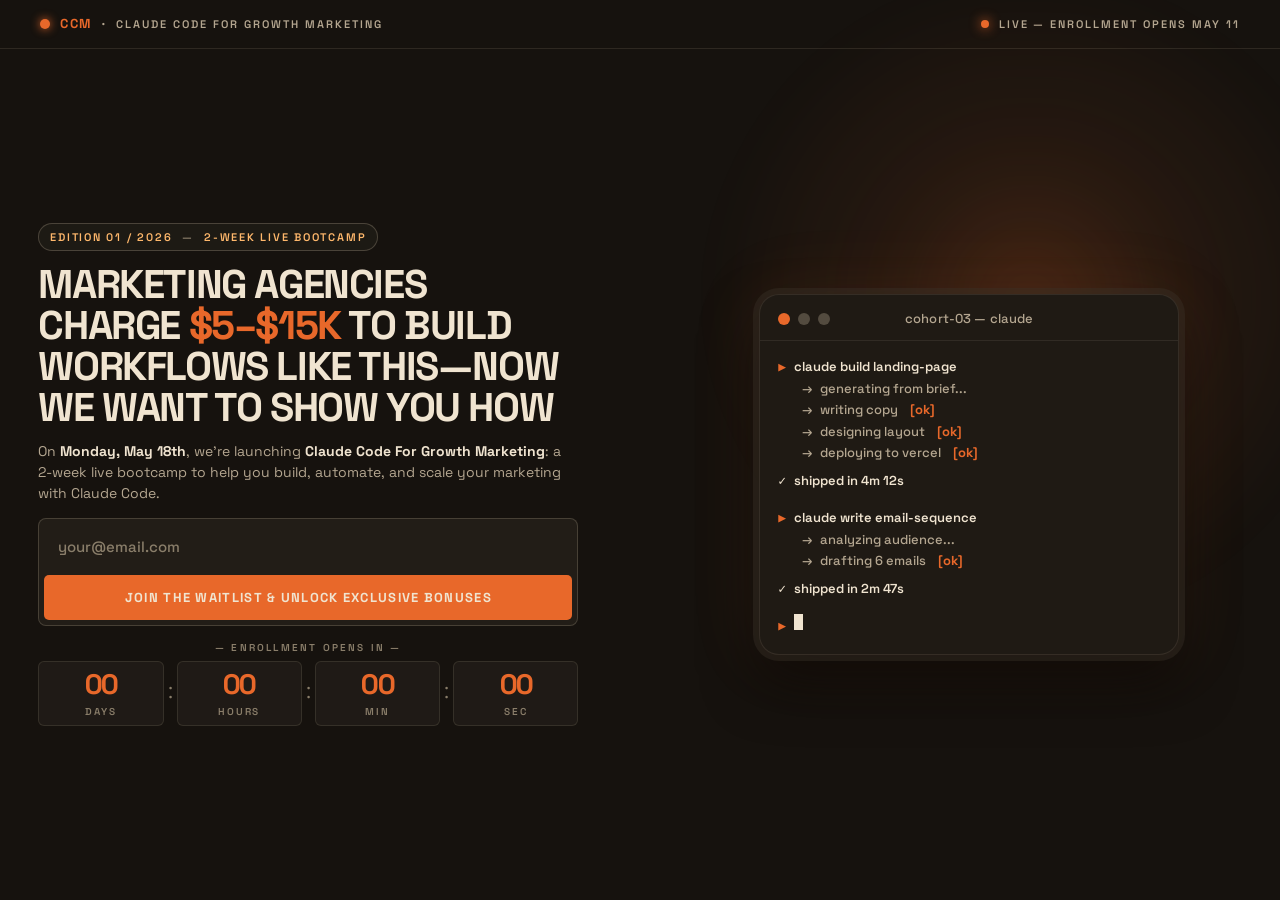
<file: index.html>
<!DOCTYPE html>
<html lang="en">
<head>
  <meta charset="UTF-8" />
  <meta name="viewport" content="width=device-width, initial-scale=1.0" />
  <title>Claude Code For Growth Marketing — Waitlist</title>
  <meta name="description" content="Marketing Agencies Charge $5–$15K To Build Workflows Like This. We're going to teach you to build them yourself in 2 weeks. Join the waitlist." />
  <meta property="og:title" content="Claude Code For Growth Marketing — Waitlist" />
  <meta property="og:description" content="A 2-week live bootcamp to help you build, automate, and scale your marketing with Claude Code." />
  <meta property="og:type" content="website" />
  <link rel="preconnect" href="https://fonts.googleapis.com" />
  <link rel="preconnect" href="https://fonts.gstatic.com" crossorigin />
  <link href="https://fonts.googleapis.com/css2?family=Space+Grotesk:wght@400;500;600;700&display=swap" rel="stylesheet" />
  <style>
    *, *::before, *::after { box-sizing: border-box; margin: 0; padding: 0; }

    :root {
      /* Hero design tokens — burnt orange / linen / tar */
      --orange:      #E8682A;
      --orange-dark: #C85820;
      --peach:       #FFB86C;
      --espresso:    #3A322A;
      --espresso-2:  #2A2520;
      --linen:       #F0E4D0;
      --linen-deep:  #E5D7BD;
      --tar:         #16120E;
      --tar-2:       #0B0908;
      --taupe:       #B4A690;
      --taupe-dim:   #8A7E6A;

      /* Legacy aliases retained for any non-hero CSS below */
      --blue:        #E8682A;
      --blue-dark:   #C85820;
      --yellow:      #E8682A;
      --dark:        #16120E;
      --dark2:       #3A322A;
      --dark3:       #2A2520;
      --cream:       #F0E4D0;
      --text-light:  #F0E4D0;
      --text-dark:   #16120E;
      --muted:       #B4A690;
    }

    html { scroll-behavior: smooth; }
    ::selection { background: var(--orange); color: var(--tar); }

    body {
      font-family: 'Space Grotesk', system-ui, sans-serif;
      background: var(--tar);
      color: var(--linen);
      -webkit-font-smoothing: antialiased;
      -moz-osx-font-smoothing: grayscale;
      min-height: 100vh;
    }

    @keyframes ht-pulse { 0%, 100% { opacity: 1; } 50% { opacity: 0.3; } }
    @keyframes pm-blink { 0%, 49% { opacity: 1; } 50%, 100% { opacity: 0; } }

    /* ─── HERO ROOT ─── */
    .ht-root {
      background: var(--tar);
      color: var(--linen);
      font-size: 16px;
      line-height: 1.5;
      overflow: hidden;
      min-height: 100vh;
      display: flex;
      flex-direction: column;
    }
    .ht-root strong { font-weight: 700; }

    /* ─── NAV ─── */
    .ht-nav {
      display: flex;
      justify-content: space-between;
      align-items: center;
      gap: 16px;
      padding: 14px 40px;
      border-bottom: 1px solid rgba(180, 166, 144, 0.15);
      position: relative;
      z-index: 2;
      flex: 0 0 auto;
    }
    .ht-brand {
      display: inline-flex;
      align-items: center;
      gap: 10px;
      font-weight: 600;
      font-size: 13px;
      letter-spacing: 0.12em;
    }
    .ht-brand-dot {
      width: 10px; height: 10px;
      background: var(--orange);
      border-radius: 50%;
      box-shadow: 0 0 10px var(--orange);
    }
    .ht-brand-mark { color: var(--orange); font-weight: 700; }
    .ht-brand-sep { color: var(--taupe); }
    .ht-brand-tag {
      color: var(--taupe);
      font-size: 11px;
      letter-spacing: 0.18em;
      text-transform: uppercase;
    }
    .ht-nav-status {
      display: inline-flex;
      align-items: center;
      gap: 10px;
      font-size: 11px;
      font-weight: 600;
      letter-spacing: 0.18em;
      color: var(--taupe);
      text-transform: uppercase;
    }
    .ht-pulse {
      width: 8px; height: 8px;
      border-radius: 50%;
      background: var(--orange);
      box-shadow: 0 0 12px var(--orange);
      animation: ht-pulse 1.6s ease-in-out infinite;
    }

    /* ─── HERO MAIN ─── */
    .ht-hero {
      display: grid;
      grid-template-columns: 1.15fr 1fr;
      gap: clamp(28px, 3vw, 48px);
      padding: clamp(16px, 2.8vh, 36px) clamp(24px, 3vw, 48px) clamp(14px, 2.4vh, 28px);
      max-width: 1320px;
      margin: 0 auto;
      width: 100%;
      align-items: center;
      position: relative;
      flex: 1;
    }
    .ht-glow {
      position: absolute;
      top: -100px; right: -100px;
      width: 700px; height: 700px;
      background: radial-gradient(circle, rgba(232, 104, 42, 0.22) 0%, rgba(232, 104, 42, 0.08) 30%, transparent 65%);
      pointer-events: none;
      z-index: 0;
      filter: blur(20px);
    }
    .ht-left, .ht-right { position: relative; z-index: 1; }

    /* ─── EYEBROW ─── */
    .ht-eyebrow {
      display: inline-flex;
      align-items: center;
      gap: 10px;
      padding: 5px 11px;
      border: 1px solid rgba(180, 166, 144, 0.3);
      border-radius: 999px;
      background: rgba(180, 166, 144, 0.05);
      font-size: 11px;
      font-weight: 600;
      letter-spacing: 0.16em;
      color: var(--peach);
      text-transform: uppercase;
      margin-bottom: 20px;
    }
    .ht-eb-sep { color: var(--taupe-dim); }

    /* ─── HEADLINE ─── */
    .ht-h1 {
      font-family: 'Space Grotesk', sans-serif;
      font-weight: 700;
      font-size: clamp(28px, 3.6vw, 50px);
      line-height: 1.02;
      letter-spacing: -0.035em;
      text-transform: uppercase;
      color: var(--linen);
      margin: 0 0 18px;
      text-wrap: balance;
    }
    .ht-money { color: var(--orange); white-space: nowrap; }

    .ht-h1-paren {
      font-size: clamp(14px, 1.3vw, 18px);
      line-height: 1.4;
      color: var(--taupe);
      font-weight: 500;
      margin: 0 0 22px;
      max-width: 560px;
    }
    .ht-paren-accent { color: var(--orange); font-weight: 600; }

    .ht-sub {
      font-size: clamp(14px, 1.05vw, 16px);
      line-height: 1.5;
      color: var(--taupe);
      max-width: 540px;
      margin: 0 0 20px;
    }
    .ht-sub strong { color: var(--linen); }

    /* ─── FORM (wraps the existing ConvertKit form unchanged) ─── */
    .ht-form { max-width: 540px; }

    /* ─── COUNTDOWN ─── */
    .ht-cd { margin-top: 20px; max-width: 540px; }
    .ht-cd-label {
      font-size: 10px;
      font-weight: 600;
      letter-spacing: 0.22em;
      color: var(--taupe-dim);
      margin-bottom: 6px;
      text-transform: uppercase;
      text-align: center;
    }
    .ht-cd-grid {
      display: flex;
      align-items: center;
      justify-content: space-between;
      gap: 4px;
    }
    .ht-cd-unit {
      flex: 1;
      background: rgba(180, 166, 144, 0.06);
      border: 1px solid rgba(180, 166, 144, 0.15);
      border-radius: 6px;
      padding: 8px 6px 6px;
      text-align: center;
    }
    .ht-cd-num {
      font-weight: 700;
      font-size: clamp(22px, 2.2vw, 30px);
      line-height: 1;
      color: var(--orange);
      font-variant-numeric: tabular-nums;
      letter-spacing: -0.03em;
    }
    .ht-cd-name {
      font-size: 10px;
      font-weight: 600;
      letter-spacing: 0.18em;
      color: var(--taupe-dim);
      margin-top: 6px;
      text-transform: uppercase;
    }
    .ht-cd-sep {
      color: var(--taupe-dim);
      font-size: 22px;
      font-weight: 300;
      padding-bottom: 6px;
    }

    .ht-right { display: flex; justify-content: center; align-items: center; }

    /* ─── TERMINAL MOCK ─── */
    .pm-term {
      width: 100%;
      max-width: 480px;
      margin: 0 auto;
      background: #1F1A14;
      border: 1px solid rgba(180, 166, 144, 0.14);
      border-radius: 20px;
      overflow: hidden;
      box-shadow:
        0 0 0 6px rgba(58, 50, 42, 0.4),
        0 28px 54px rgba(0, 0, 0, 0.5),
        0 0 72px rgba(232, 104, 42, 0.12);
      font-family: 'Space Grotesk', monospace;
    }
    .pm-term-bar {
      display: grid;
      grid-template-columns: 1fr auto 1fr;
      align-items: center;
      padding: 14px 18px 12px;
      border-bottom: 1px solid rgba(180, 166, 144, 0.12);
    }
    .pm-term-lights {
      display: inline-flex;
      gap: 8px;
      align-items: center;
    }
    .pm-term-light { width: 12px; height: 12px; border-radius: 50%; }
    .pm-term-light-1 { background: var(--orange); }
    .pm-term-light-2 { background: rgba(180, 166, 144, 0.35); }
    .pm-term-light-3 { background: rgba(180, 166, 144, 0.35); }
    .pm-term-title {
      font-size: 13px;
      color: var(--taupe);
      font-weight: 500;
      letter-spacing: 0.01em;
      text-align: center;
      font-family: 'Space Grotesk', monospace;
    }
    .pm-term-pad { width: 44px; }
    .pm-term-body {
      padding: 16px 20px 18px;
      font-size: 13px;
      line-height: 1.5;
      font-family: 'Space Grotesk', monospace;
      font-weight: 500;
    }
    .pm-term-line {
      display: flex;
      align-items: baseline;
      gap: 8px;
      margin: 2px 0;
      flex-wrap: wrap;
    }
    .pm-term-indent { padding-left: 24px; }
    .pm-term-prompt { color: var(--orange); font-weight: 700; flex: 0 0 auto; }
    .pm-term-arrow { color: var(--taupe); flex: 0 0 auto; }
    .pm-term-cmd { color: var(--linen); font-weight: 600; }
    .pm-term-dim { color: var(--taupe); }
    .pm-term-ok { color: var(--orange); font-weight: 700; margin-left: 4px; }
    .pm-term-shipped {
      color: var(--linen);
      font-weight: 600;
      margin: 10px 0;
    }
    .pm-term-check { color: var(--linen); font-weight: 700; flex: 0 0 auto; }
    .pm-term-spacer { height: 10px; }
    .pm-term-spacer-sm { height: 6px; }
    .pm-term-caret {
      display: inline-block;
      width: 9px; height: 16px;
      background: var(--linen);
      vertical-align: -2px;
      animation: pm-blink 1.2s steps(2) infinite;
    }

    /* ─── CONVERTKIT FORM OVERRIDES ───
       The ConvertKit form markup, action, and JS integration are preserved
       verbatim. These rules restyle CK's injected DOM (.formkit-form / -input
       / -submit / -fields) to match the hero design. */

    /* Outer form wrapper becomes the bordered pill */
    .ht-form .formkit-form {
      background: rgba(180, 166, 144, 0.08);
      border: 1px solid rgba(180, 166, 144, 0.25);
      border-radius: 8px;
      padding: 5px;
      transition: border-color 200ms, background 200ms;
      max-width: 540px;
      margin: 0;
    }
    .ht-form .formkit-form:focus-within {
      border-color: var(--orange);
      background: rgba(232, 104, 42, 0.08);
    }

    /* Reset CK's inner padding (it adds 10px + 56px top by default) */
    .ht-form .formkit-form[data-uid="8ad17a4c16"][min-width~="700"] [data-style="clean"],
    .ht-form .formkit-form[data-uid="8ad17a4c16"][min-width~="800"] [data-style="clean"],
    .ht-form .formkit-form [data-style="clean"] {
      padding: 0 !important;
    }

    /* Stack input above button (full-width each) */
    .ht-form .formkit-form .formkit-fields {
      display: flex !important;
      flex-direction: column !important;
      align-items: stretch !important;
      gap: 6px !important;
      margin: 0 !important;
    }
    .ht-form .formkit-form .formkit-field,
    .ht-form .formkit-form .formkit-submit,
    .ht-form .formkit-form[data-uid="8ad17a4c16"][min-width~="700"] .formkit-fields[data-stacked="false"] .formkit-field,
    .ht-form .formkit-form[data-uid="8ad17a4c16"][min-width~="800"] .formkit-fields[data-stacked="false"] .formkit-field,
    .ht-form .formkit-form[data-uid="8ad17a4c16"][min-width~="700"] .formkit-fields[data-stacked="false"] .formkit-submit,
    .ht-form .formkit-form[data-uid="8ad17a4c16"][min-width~="800"] .formkit-fields[data-stacked="false"] .formkit-submit {
      flex: 1 0 100% !important;
      width: 100% !important;
      margin: 0 !important;
      min-width: 0;
    }

    /* Email input — transparent on the wrapper, linen text, taupe placeholder */
    .ht-form .formkit-form .formkit-input {
      background: transparent !important;
      border: none !important;
      outline: none !important;
      box-shadow: none !important;
      font-family: inherit !important;
      font-size: 15px !important;
      font-weight: 500 !important;
      padding: 12px 14px !important;
      color: var(--linen) !important;
      width: 100% !important;
    }
    .ht-form .formkit-form .formkit-input::placeholder {
      color: var(--taupe-dim) !important;
      opacity: 1 !important;
    }
    .ht-form .formkit-form .formkit-input:focus {
      border: none !important;
      outline: none !important;
    }

    /* Submit button — solid orange, uppercase. Now full-width below the
       input, so we can give the text proper breathing room. */
    .ht-form .formkit-form .formkit-submit {
      background: var(--orange) !important;
      color: var(--linen) !important;
      border: none !important;
      border-radius: 5px !important;
      font-family: inherit !important;
      font-weight: 700 !important;
      font-size: 13px !important;
      letter-spacing: 0.1em !important;
      text-transform: uppercase !important;
      cursor: pointer;
      transition: background 200ms, transform 100ms;
      overflow: hidden;
    }
    .ht-form .formkit-form .formkit-submit > span {
      padding: 14px 20px !important;
      white-space: nowrap;
      display: block;
    }
    .ht-form .formkit-form .formkit-submit:hover {
      background: var(--peach) !important;
      color: var(--tar) !important;
    }
    .ht-form .formkit-form .formkit-submit:hover > span {
      background-color: transparent !important;
    }
    .ht-form .formkit-form .formkit-submit:active {
      transform: scale(0.98);
    }

    /* Hide ConvertKit "Built with Kit" badge */
    .formkit-powered-by-convertkit-container,
    .formkit-powered-by-convertkit { display: none !important; }

    /* Error alert — keep CK's error display but match palette */
    .ht-form .formkit-form .formkit-alert {
      margin: 0 0 10px !important;
      font-size: 13px;
    }

    /* ─── RESPONSIVE ─── */
    /* Tablet — stack columns; terminal moves between paren and sub */
    @media (max-width: 960px) {
      .ht-nav { padding: 12px 24px; }
      .ht-hero {
        display: flex;
        flex-direction: column;
        gap: 16px;
        padding: 22px 24px 22px;
        text-align: center;
      }
      /* Flatten .ht-left so its children become flex siblings of .ht-right,
         enabling the terminal to slot between paren copy and sub copy. */
      .ht-left { display: contents; }
      .ht-eyebrow   { order: 1; margin-bottom: 0; align-self: center; }
      .ht-h1        { order: 2; margin-bottom: 0; }
      .ht-h1-paren  { order: 3; margin-bottom: 0; margin-left: auto; margin-right: auto; }
      .ht-right     { order: 4; }
      .ht-sub       { order: 5; margin-bottom: 0; margin-left: auto; margin-right: auto; }
      .ht-form      { order: 6; margin-left: auto; margin-right: auto; }
      .ht-cd        { order: 7; margin-top: 0; margin-left: auto; margin-right: auto; width: 100%; }

      .ht-h1-paren, .ht-sub, .ht-cd { max-width: 100%; }
      .ht-glow {
        top: -120px; right: -160px;
        width: 420px; height: 420px;
      }
      .pm-term { max-width: 420px; }
    }

    /* Mobile — stack form vertically + smaller everything */
    @media (max-width: 640px) {
      .ht-nav {
        gap: 8px;
        padding: 8px 16px;
      }
      .ht-brand { font-size: 12px; gap: 8px; }
      .ht-brand-tag { display: none; }
      .ht-nav-status { font-size: 9px; letter-spacing: 0.14em; gap: 6px; }
      .ht-pulse { width: 6px; height: 6px; }

      .ht-hero {
        padding: 14px 16px 16px;
        gap: 12px;
      }
      /* Cap every block at the same width so the eyebrow, headline,
         sub copy, form, terminal and countdown all read as one
         centered column. */
      .ht-h1, .ht-sub, .ht-form, .ht-cd {
        max-width: 360px;
        margin-left: auto;
        margin-right: auto;
        width: 100%;
      }
      .ht-eyebrow {
        gap: 6px;
        padding: 4px 9px;
        font-size: 9px;
        letter-spacing: 0.14em;
      }
      .ht-h1 {
        font-size: clamp(20px, 5.8vw, 30px);
        line-height: 1.05;
      }
      .ht-h1-paren { font-size: 12px; }
      .ht-sub {
        font-size: 12px;
        line-height: 1.5;
      }

      /* Stack form: input above, full-width button below */
      .ht-form .formkit-form { padding: 6px; }
      .ht-form .formkit-form .formkit-fields {
        flex-direction: column !important;
        gap: 6px !important;
      }
      .ht-form .formkit-form .formkit-field,
      .ht-form .formkit-form .formkit-submit {
        flex: 1 0 100% !important;
        width: 100% !important;
      }
      .ht-form .formkit-form .formkit-input {
        font-size: 15px !important;
        padding: 14px 14px !important;
      }
      /* Long CTA text must stay on one line down to ~320px wide.
         Scales with viewport, clamped to avoid getting unreadably small. */
      .ht-form .formkit-form .formkit-submit {
        font-size: clamp(10px, 2.7vw, 12px) !important;
        letter-spacing: 0.04em !important;
      }
      .ht-form .formkit-form .formkit-submit > span {
        padding: 14px 8px !important;
      }

      .ht-cd-label { font-size: 9px; margin-bottom: 6px; }
      .ht-cd-unit { padding: 6px 2px 4px; }
      .ht-cd-num { font-size: 18px; }
      .ht-cd-name { font-size: 7px; letter-spacing: 0.14em; margin-top: 2px; }
      .ht-cd-sep { font-size: 14px; padding-bottom: 4px; }

      .pm-term { max-width: 280px; border-radius: 14px; }
      .pm-term-body { padding: 10px 14px 12px; font-size: 11px; line-height: 1.4; }
      .pm-term-bar { padding: 8px 12px 6px; }
      .pm-term-title { font-size: 10px; }
      .pm-term-light { width: 9px; height: 9px; }
      .pm-term-pad { width: 33px; }
      .pm-term-shipped { margin: 5px 0; }
      .pm-term-spacer { height: 5px; }
      .pm-term-spacer-sm { height: 3px; }
      .pm-term-indent { padding-left: 16px; }
    }

    @media (max-width: 380px) {
      .ht-cd-grid { gap: 2px; }
      .ht-cd-sep { display: none; }
    }

    /* iPad portrait (and similar tablet-portrait widths) — add side
       gutters so the hero content doesn't stretch edge-to-edge. */
    @media (min-width: 641px) and (max-width: 1100px) and (orientation: portrait) {
      .ht-nav  { padding-left: clamp(40px, 8vw, 80px); padding-right: clamp(40px, 8vw, 80px); }
      .ht-hero { padding-left: clamp(56px, 11vw, 120px); padding-right: clamp(56px, 11vw, 120px); }
    }

    /* iPad horizontal only — tablet-shaped aspect ratios (max 3:2 = 1.5)
       in landscape orientation. Standard 16:10 (1.6) and 16:9 (1.78)
       desktops are excluded by the max-aspect-ratio. iPad Pro 12.9 in
       portrait (1024x1366, aspect 0.75) is excluded by orientation.
       Tightens the layout so content fits within 100vh (no scroll),
       then centers it vertically with equal whitespace top and bottom. */
    @media (min-width: 961px) and (max-aspect-ratio: 3/2) and (orientation: landscape) {
      .ht-root { min-height: 100dvh; }
      .ht-hero {
        align-content: center;
        padding-top: 18px;
        padding-bottom: 18px;
        gap: 32px;
      }
      .ht-eyebrow { margin-bottom: 14px; }
      .ht-h1 { font-size: clamp(24px, 3.2vw, 40px); margin-bottom: 12px; }
      .ht-sub { margin-bottom: 14px; font-size: 14px; line-height: 1.5; }
      .ht-cd { margin-top: 14px; }
      .pm-term { max-width: 420px; }
      .pm-term-body { padding: 14px 18px 16px; font-size: 13px; }
      .pm-term-shipped { margin: 8px 0; }
      .pm-term-spacer { height: 8px; }
    }

    /* Very short desktop viewports - modest tightening only */
    @media (max-height: 700px) and (min-width: 961px) {
      .ht-nav { padding: 10px 40px; }
      .ht-hero { padding: 12px 40px 12px; gap: 28px; }
      .ht-eyebrow { margin-bottom: 10px; }
      .ht-h1 { font-size: clamp(26px, 3.4vw, 44px); margin-bottom: 8px; }
      .ht-sub { margin-bottom: 10px; font-size: 13px; line-height: 1.45; }
      .ht-cd { margin-top: 10px; }
      .pm-term { max-width: 400px; }
      .pm-term-body { padding: 10px 16px 12px; font-size: 12px; line-height: 1.4; }
      .pm-term-shipped { margin: 6px 0; }
      .pm-term-spacer { height: 6px; }
    }
  </style>
</head>
<body>

  <div class="ht-root">

    <!-- ═══════════════ NAV ═══════════════ -->
    <header class="ht-nav">
      <div class="ht-brand">
        <span class="ht-brand-dot"></span>
        <span class="ht-brand-mark">CCM</span>
        <span class="ht-brand-sep">·</span>
        <span class="ht-brand-tag">Claude Code For Growth Marketing</span>
      </div>
      <div class="ht-nav-status">
        <span class="ht-pulse"></span>
        <span>Live — Enrollment Opens May 11</span>
      </div>
    </header>

    <!-- ═══════════════ HERO ═══════════════ -->
    <main class="ht-hero">
      <div class="ht-glow" aria-hidden="true"></div>

      <section class="ht-left">
        <div class="ht-eyebrow">
          <span>Edition 01 / 2026</span>
          <span class="ht-eb-sep">—</span>
          <span>2-Week Live Bootcamp</span>
        </div>

        <h1 class="ht-h1">
          Marketing Agencies Charge <span class="ht-money">$5–$15K</span> To Build Workflows Like This&mdash;Now We Want To Show You How
        </h1>

        <p class="ht-sub">
          On <strong>Monday, May 18th</strong>, we&rsquo;re launching <strong>Claude Code For Growth Marketing</strong>: a 2-week live bootcamp to help you build, automate, and scale your marketing with Claude Code.
        </p>

        <!-- ── ConvertKit Form (preserved verbatim — only wrapped in .ht-form) ── -->
        <div class="ht-form">
          <script src="https://f.convertkit.com/ckjs/ck.5.js"></script>
          <form action="https://app.kit.com/forms/9383488/subscriptions" class="seva-form formkit-form" method="post" data-sv-form="9383488" data-uid="8ad17a4c16" data-format="inline" data-version="5" data-options="{&quot;settings&quot;:{&quot;after_subscribe&quot;:{&quot;action&quot;:&quot;redirect&quot;,&quot;success_message&quot;:&quot;Success! Now check your email to confirm your subscription.&quot;,&quot;redirect_url&quot;:&quot;https://claude-code-marketing-thank-you.vercel.app&quot;},&quot;analytics&quot;:{&quot;google&quot;:null,&quot;fathom&quot;:null,&quot;facebook&quot;:null,&quot;segment&quot;:null,&quot;pinterest&quot;:null,&quot;sparkloop&quot;:null,&quot;googletagmanager&quot;:null},&quot;modal&quot;:{&quot;trigger&quot;:&quot;timer&quot;,&quot;scroll_percentage&quot;:null,&quot;timer&quot;:5,&quot;devices&quot;:&quot;all&quot;,&quot;show_once_every&quot;:15},&quot;powered_by&quot;:{&quot;show&quot;:true,&quot;url&quot;:&quot;https://kit.com/features/forms?utm_campaign=poweredby&amp;utm_content=form&amp;utm_medium=referral&amp;utm_source=dynamic&quot;},&quot;recaptcha&quot;:{&quot;enabled&quot;:false},&quot;return_visitor&quot;:{&quot;action&quot;:&quot;show&quot;,&quot;custom_content&quot;:&quot;&quot;},&quot;slide_in&quot;:{&quot;display_in&quot;:&quot;bottom_right&quot;,&quot;trigger&quot;:&quot;timer&quot;,&quot;scroll_percentage&quot;:null,&quot;timer&quot;:5,&quot;devices&quot;:&quot;all&quot;,&quot;show_once_every&quot;:15},&quot;sticky_bar&quot;:{&quot;display_in&quot;:&quot;top&quot;,&quot;trigger&quot;:&quot;timer&quot;,&quot;scroll_percentage&quot;:null,&quot;timer&quot;:5,&quot;devices&quot;:&quot;all&quot;,&quot;show_once_every&quot;:15}},&quot;version&quot;:&quot;5&quot;}" min-width="400 500 600 700 800"><div data-style="clean"><ul class="formkit-alert formkit-alert-error" data-element="errors" data-group="alert"></ul><div data-element="fields" data-stacked="false" class="seva-fields formkit-fields"><div class="formkit-field"><input class="formkit-input" name="email_address" aria-label="Email Address" placeholder="your@email.com" required="" type="email"></div><button data-element="submit" class="formkit-submit formkit-submit"><div class="formkit-spinner"><div></div><div></div><div></div></div><span class="">Join the Waitlist &amp; Unlock Exclusive Bonuses</span></button></div><div class="formkit-powered-by-convertkit-container"><a href="https://kit.com/features/forms?utm_campaign=poweredby&amp;utm_content=form&amp;utm_medium=referral&amp;utm_source=dynamic" data-element="powered-by" class="formkit-powered-by-convertkit" data-variant="dark" target="_blank" rel="nofollow noopener">Built with Kit</a></div></div><style>.formkit-form[data-uid="8ad17a4c16"] *{box-sizing:border-box;}.formkit-form[data-uid="8ad17a4c16"]{-webkit-font-smoothing:antialiased;-moz-osx-font-smoothing:grayscale;}.formkit-form[data-uid="8ad17a4c16"] legend{border:none;font-size:inherit;margin-bottom:10px;padding:0;position:relative;display:table;}.formkit-form[data-uid="8ad17a4c16"] fieldset{border:0;padding:0.01em 0 0 0;margin:0;min-width:0;}.formkit-form[data-uid="8ad17a4c16"] body:not(:-moz-handler-blocked) fieldset{display:table-cell;}.formkit-form[data-uid="8ad17a4c16"] h1,.formkit-form[data-uid="8ad17a4c16"] h2,.formkit-form[data-uid="8ad17a4c16"] h3,.formkit-form[data-uid="8ad17a4c16"] h4,.formkit-form[data-uid="8ad17a4c16"] h5,.formkit-form[data-uid="8ad17a4c16"] h6{color:inherit;font-size:inherit;font-weight:inherit;}.formkit-form[data-uid="8ad17a4c16"] h2{font-size:1.5em;margin:1em 0;}.formkit-form[data-uid="8ad17a4c16"] h3{font-size:1.17em;margin:1em 0;}.formkit-form[data-uid="8ad17a4c16"] p{color:inherit;font-size:inherit;font-weight:inherit;}.formkit-form[data-uid="8ad17a4c16"] ol:not([template-default]),.formkit-form[data-uid="8ad17a4c16"] ul:not([template-default]),.formkit-form[data-uid="8ad17a4c16"] blockquote:not([template-default]){text-align:left;}.formkit-form[data-uid="8ad17a4c16"] p:not([template-default]),.formkit-form[data-uid="8ad17a4c16"] hr:not([template-default]),.formkit-form[data-uid="8ad17a4c16"] blockquote:not([template-default]),.formkit-form[data-uid="8ad17a4c16"] ol:not([template-default]),.formkit-form[data-uid="8ad17a4c16"] ul:not([template-default]){color:inherit;font-style:initial;}.formkit-form[data-uid="8ad17a4c16"] .ordered-list,.formkit-form[data-uid="8ad17a4c16"] .unordered-list{list-style-position:outside !important;padding-left:1em;}.formkit-form[data-uid="8ad17a4c16"] .list-item{padding-left:0;}.formkit-form[data-uid="8ad17a4c16"][data-format="modal"]{display:none;}.formkit-form[data-uid="8ad17a4c16"][data-format="slide in"]{display:none;}.formkit-form[data-uid="8ad17a4c16"][data-format="sticky bar"]{display:none;}.formkit-sticky-bar .formkit-form[data-uid="8ad17a4c16"][data-format="sticky bar"]{display:block;}.formkit-form[data-uid="8ad17a4c16"] .formkit-input,.formkit-form[data-uid="8ad17a4c16"] .formkit-select,.formkit-form[data-uid="8ad17a4c16"] .formkit-checkboxes{width:100%;}.formkit-form[data-uid="8ad17a4c16"] .formkit-button,.formkit-form[data-uid="8ad17a4c16"] .formkit-submit{border:0;border-radius:5px;color:#ffffff;cursor:pointer;display:inline-block;text-align:center;font-size:15px;font-weight:500;cursor:pointer;margin-bottom:15px;overflow:hidden;padding:0;position:relative;vertical-align:middle;}.formkit-form[data-uid="8ad17a4c16"] .formkit-button:hover,.formkit-form[data-uid="8ad17a4c16"] .formkit-submit:hover,.formkit-form[data-uid="8ad17a4c16"] .formkit-button:focus,.formkit-form[data-uid="8ad17a4c16"] .formkit-submit:focus{outline:none;}.formkit-form[data-uid="8ad17a4c16"] .formkit-button:hover > span,.formkit-form[data-uid="8ad17a4c16"] .formkit-submit:hover > span,.formkit-form[data-uid="8ad17a4c16"] .formkit-button:focus > span,.formkit-form[data-uid="8ad17a4c16"] .formkit-submit:focus > span{background-color:rgba(0,0,0,0.1);}.formkit-form[data-uid="8ad17a4c16"] .formkit-button > span,.formkit-form[data-uid="8ad17a4c16"] .formkit-submit > span{display:block;-webkit-transition:all 300ms ease-in-out;transition:all 300ms ease-in-out;padding:12px 24px;}.formkit-form[data-uid="8ad17a4c16"] .formkit-input{background:#ffffff;font-size:15px;padding:12px;border:1px solid #e3e3e3;-webkit-flex:1 0 auto;-ms-flex:1 0 auto;flex:1 0 auto;line-height:1.4;margin:0;-webkit-transition:border-color ease-out 300ms;transition:border-color ease-out 300ms;}.formkit-form[data-uid="8ad17a4c16"] .formkit-input:focus{outline:none;border-color:#1677be;-webkit-transition:border-color ease 300ms;transition:border-color ease 300ms;}.formkit-form[data-uid="8ad17a4c16"] .formkit-input::-webkit-input-placeholder{color:inherit;opacity:0.8;}.formkit-form[data-uid="8ad17a4c16"] .formkit-input::-moz-placeholder{color:inherit;opacity:0.8;}.formkit-form[data-uid="8ad17a4c16"] .formkit-input:-ms-input-placeholder{color:inherit;opacity:0.8;}.formkit-form[data-uid="8ad17a4c16"] .formkit-input::placeholder{color:inherit;opacity:0.8;}.formkit-form[data-uid="8ad17a4c16"] [data-group="dropdown"]{position:relative;display:inline-block;width:100%;}.formkit-form[data-uid="8ad17a4c16"] [data-group="dropdown"]::before{content:"";top:calc(50% - 2.5px);right:10px;position:absolute;pointer-events:none;border-color:#4f4f4f transparent transparent transparent;border-style:solid;border-width:6px 6px 0 6px;height:0;width:0;z-index:999;}.formkit-form[data-uid="8ad17a4c16"] [data-group="dropdown"] select{height:auto;width:100%;cursor:pointer;color:#333333;line-height:1.4;margin-bottom:0;padding:0 6px;-webkit-appearance:none;-moz-appearance:none;appearance:none;font-size:15px;padding:12px;padding-right:25px;border:1px solid #e3e3e3;background:#ffffff;}.formkit-form[data-uid="8ad17a4c16"] [data-group="dropdown"] select:focus{outline:none;}.formkit-form[data-uid="8ad17a4c16"] [data-group="checkboxes"]{text-align:left;margin:0;}.formkit-form[data-uid="8ad17a4c16"] [data-group="checkboxes"] [data-group="checkbox"]{margin-bottom:10px;}.formkit-form[data-uid="8ad17a4c16"] [data-group="checkboxes"] [data-group="checkbox"] *{cursor:pointer;}.formkit-form[data-uid="8ad17a4c16"] [data-group="checkboxes"] [data-group="checkbox"]:last-of-type{margin-bottom:0;}.formkit-form[data-uid="8ad17a4c16"] [data-group="checkboxes"] [data-group="checkbox"] input[type="checkbox"]{display:none;}.formkit-form[data-uid="8ad17a4c16"] [data-group="checkboxes"] [data-group="checkbox"] input[type="checkbox"] + label::after{content:none;}.formkit-form[data-uid="8ad17a4c16"] [data-group="checkboxes"] [data-group="checkbox"] input[type="checkbox"]:checked + label::after{border-color:#ffffff;content:"";}.formkit-form[data-uid="8ad17a4c16"] [data-group="checkboxes"] [data-group="checkbox"] input[type="checkbox"]:checked + label::before{background:#10bf7a;border-color:#10bf7a;}.formkit-form[data-uid="8ad17a4c16"] [data-group="checkboxes"] [data-group="checkbox"] label{position:relative;display:inline-block;padding-left:28px;}.formkit-form[data-uid="8ad17a4c16"] [data-group="checkboxes"] [data-group="checkbox"] label::before,.formkit-form[data-uid="8ad17a4c16"] [data-group="checkboxes"] [data-group="checkbox"] label::after{position:absolute;content:"";display:inline-block;}.formkit-form[data-uid="8ad17a4c16"] [data-group="checkboxes"] [data-group="checkbox"] label::before{height:16px;width:16px;border:1px solid #e3e3e3;background:#ffffff;left:0px;top:3px;}.formkit-form[data-uid="8ad17a4c16"] [data-group="checkboxes"] [data-group="checkbox"] label::after{height:4px;width:8px;border-left:2px solid #4d4d4d;border-bottom:2px solid #4d4d4d;-webkit-transform:rotate(-45deg);-ms-transform:rotate(-45deg);transform:rotate(-45deg);left:4px;top:8px;}.formkit-form[data-uid="8ad17a4c16"] .formkit-alert{background:#f9fafb;border:1px solid #e3e3e3;border-radius:5px;-webkit-flex:1 0 auto;-ms-flex:1 0 auto;flex:1 0 auto;list-style:none;margin:25px auto;padding:12px;text-align:center;width:100%;}.formkit-form[data-uid="8ad17a4c16"] .formkit-alert:empty{display:none;}.formkit-form[data-uid="8ad17a4c16"] .formkit-alert-success{background:#d3fbeb;border-color:#10bf7a;color:#0c905c;}.formkit-form[data-uid="8ad17a4c16"] .formkit-alert-error{background:#fde8e2;border-color:#f2643b;color:#ea4110;}.formkit-form[data-uid="8ad17a4c16"] .formkit-spinner{display:-webkit-box;display:-webkit-flex;display:-ms-flexbox;display:flex;height:0px;width:0px;margin:0 auto;position:absolute;top:0;left:0;right:0;width:0px;overflow:hidden;text-align:center;-webkit-transition:all 300ms ease-in-out;transition:all 300ms ease-in-out;}.formkit-form[data-uid="8ad17a4c16"] .formkit-spinner > div{margin:auto;width:12px;height:12px;background-color:#fff;opacity:0.3;border-radius:100%;display:inline-block;-webkit-animation:formkit-bouncedelay-formkit-form-data-uid-8ad17a4c16- 1.4s infinite ease-in-out both;animation:formkit-bouncedelay-formkit-form-data-uid-8ad17a4c16- 1.4s infinite ease-in-out both;}.formkit-form[data-uid="8ad17a4c16"] .formkit-spinner > div:nth-child(1){-webkit-animation-delay:-0.32s;animation-delay:-0.32s;}.formkit-form[data-uid="8ad17a4c16"] .formkit-spinner > div:nth-child(2){-webkit-animation-delay:-0.16s;animation-delay:-0.16s;}.formkit-form[data-uid="8ad17a4c16"] .formkit-submit[data-active] .formkit-spinner{opacity:1;height:100%;width:50px;}.formkit-form[data-uid="8ad17a4c16"] .formkit-submit[data-active] .formkit-spinner ~ span{opacity:0;}.formkit-form[data-uid="8ad17a4c16"] .formkit-powered-by[data-active="false"]{opacity:0.35;}.formkit-form[data-uid="8ad17a4c16"] .formkit-powered-by-convertkit-container{display:-webkit-box;display:-webkit-flex;display:-ms-flexbox;display:flex;width:100%;margin:10px 0;position:relative;}.formkit-form[data-uid="8ad17a4c16"] .formkit-powered-by-convertkit-container[data-active="false"]{opacity:0.35;}.formkit-form[data-uid="8ad17a4c16"] .formkit-powered-by-convertkit{-webkit-align-items:center;-webkit-box-align:center;-ms-flex-align:center;align-items:center;background-color:#ffffff;border-radius:9px;color:#3d3d3d;cursor:pointer;display:block;height:36px;margin:0 auto;opacity:0.95;padding:0;-webkit-text-decoration:none;text-decoration:none;text-indent:100%;-webkit-transition:ease-in-out all 200ms;transition:ease-in-out all 200ms;white-space:nowrap;overflow:hidden;-webkit-user-select:none;-moz-user-select:none;-ms-user-select:none;user-select:none;width:157px;background-repeat:no-repeat;background-position:center;}.formkit-form[data-uid="8ad17a4c16"] .formkit-powered-by-convertkit:hover,.formkit-form[data-uid="8ad17a4c16"] .formkit-powered-by-convertkit:focus{background-color:#ffffff;-webkit-transform:scale(1.025) perspective(1px);-ms-transform:scale(1.025) perspective(1px);transform:scale(1.025) perspective(1px);opacity:1;}.formkit-form[data-uid="8ad17a4c16"] .formkit-powered-by-convertkit[data-variant="dark"],.formkit-form[data-uid="8ad17a4c16"] .formkit-powered-by-convertkit[data-variant="light"]{background-color:transparent;border-color:transparent;width:133px;}@-webkit-keyframes formkit-bouncedelay-formkit-form-data-uid-8ad17a4c16-{0%,80%,100%{-webkit-transform:scale(0);-ms-transform:scale(0);transform:scale(0);}40%{-webkit-transform:scale(1);-ms-transform:scale(1);transform:scale(1);}}@keyframes formkit-bouncedelay-formkit-form-data-uid-8ad17a4c16-{0%,80%,100%{-webkit-transform:scale(0);-ms-transform:scale(0);transform:scale(0);}40%{-webkit-transform:scale(1);-ms-transform:scale(1);transform:scale(1);}}.formkit-form[data-uid="8ad17a4c16"] blockquote{padding:10px 20px;margin:0 0 20px;border-left:5px solid #e1e1e1;}.formkit-form[data-uid="8ad17a4c16"] .seva-custom-content{padding:15px;font-size:16px;color:#fff;mix-blend-mode:difference;}.formkit-form[data-uid="8ad17a4c16"] .formkit-modal.guard{max-width:420px;width:100%;} .formkit-form[data-uid="8ad17a4c16"]{max-width:700px;}.formkit-form[data-uid="8ad17a4c16"] [data-style="clean"]{width:100%;}.formkit-form[data-uid="8ad17a4c16"] .formkit-fields{display:-webkit-box;display:-webkit-flex;display:-ms-flexbox;display:flex;-webkit-flex-wrap:wrap;-ms-flex-wrap:wrap;flex-wrap:wrap;margin:0 auto;}.formkit-form[data-uid="8ad17a4c16"] .formkit-field,.formkit-form[data-uid="8ad17a4c16"] .formkit-submit{margin:0 0 15px 0;-webkit-flex:1 0 100%;-ms-flex:1 0 100%;flex:1 0 100%;}.formkit-form[data-uid="8ad17a4c16"] .formkit-powered-by-convertkit-container{margin:0;}.formkit-form[data-uid="8ad17a4c16"] .formkit-submit{position:static;}.formkit-form[data-uid="8ad17a4c16"][min-width~="700"] [data-style="clean"],.formkit-form[data-uid="8ad17a4c16"][min-width~="800"] [data-style="clean"]{padding:10px;padding-top:56px;}.formkit-form[data-uid="8ad17a4c16"][min-width~="700"] .formkit-fields[data-stacked="false"],.formkit-form[data-uid="8ad17a4c16"][min-width~="800"] .formkit-fields[data-stacked="false"]{margin-left:-5px;margin-right:-5px;}.formkit-form[data-uid="8ad17a4c16"][min-width~="700"] .formkit-fields[data-stacked="false"] .formkit-field,.formkit-form[data-uid="8ad17a4c16"][min-width~="800"] .formkit-fields[data-stacked="false"] .formkit-field,.formkit-form[data-uid="8ad17a4c16"][min-width~="700"] .formkit-fields[data-stacked="false"] .formkit-submit,.formkit-form[data-uid="8ad17a4c16"][min-width~="800"] .formkit-fields[data-stacked="false"] .formkit-submit{margin:0 5px 15px 5px;}.formkit-form[data-uid="8ad17a4c16"][min-width~="700"] .formkit-fields[data-stacked="false"] .formkit-fields[data-stacked="false"] .formkit-field,.formkit-form[data-uid="8ad17a4c16"][min-width~="800"] .formkit-fields[data-stacked="false"] .formkit-field{-webkit-flex:100 1 auto;-ms-flex:100 1 auto;flex:100 1 auto;}.formkit-form[data-uid="8ad17a4c16"][min-width~="700"] .formkit-fields[data-stacked="false"] .formkit-submit,.formkit-form[data-uid="8ad17a4c16"][min-width~="800"] .formkit-fields[data-stacked="false"] .formkit-submit{-webkit-flex:1 1 auto;-ms-flex:1 1 auto;flex:1 1 auto;} </style></form>

        </div>

        <!-- ── Countdown ── -->
        <div class="ht-cd">
          <div class="ht-cd-label">— Enrollment Opens In —</div>
          <div class="ht-cd-grid">
            <div class="ht-cd-unit">
              <div class="ht-cd-num" id="cd-days">00</div>
              <div class="ht-cd-name">Days</div>
            </div>
            <span class="ht-cd-sep">:</span>
            <div class="ht-cd-unit">
              <div class="ht-cd-num" id="cd-hours">00</div>
              <div class="ht-cd-name">Hours</div>
            </div>
            <span class="ht-cd-sep">:</span>
            <div class="ht-cd-unit">
              <div class="ht-cd-num" id="cd-mins">00</div>
              <div class="ht-cd-name">Min</div>
            </div>
            <span class="ht-cd-sep">:</span>
            <div class="ht-cd-unit">
              <div class="ht-cd-num" id="cd-secs">00</div>
              <div class="ht-cd-name">Sec</div>
            </div>
          </div>
        </div>
      </section>

      <!-- ── Right column: terminal mock ── -->
      <aside class="ht-right">
        <div class="pm-term" aria-hidden="true">
          <div class="pm-term-bar">
            <div class="pm-term-lights">
              <span class="pm-term-light pm-term-light-1"></span>
              <span class="pm-term-light pm-term-light-2"></span>
              <span class="pm-term-light pm-term-light-3"></span>
            </div>
            <div class="pm-term-title">cohort-03 — claude</div>
            <div class="pm-term-pad"></div>
          </div>

          <div class="pm-term-body">
            <div class="pm-term-line">
              <span class="pm-term-prompt">▶</span>
              <span class="pm-term-cmd">claude build landing-page</span>
            </div>
            <div class="pm-term-line pm-term-indent">
              <span class="pm-term-arrow">→</span>
              <span class="pm-term-dim">generating from brief...</span>
            </div>
            <div class="pm-term-line pm-term-indent">
              <span class="pm-term-arrow">→</span>
              <span class="pm-term-dim">writing copy</span>
              <span class="pm-term-ok">[ok]</span>
            </div>
            <div class="pm-term-line pm-term-indent">
              <span class="pm-term-arrow">→</span>
              <span class="pm-term-dim">designing layout</span>
              <span class="pm-term-ok">[ok]</span>
            </div>
            <div class="pm-term-line pm-term-indent">
              <span class="pm-term-arrow">→</span>
              <span class="pm-term-dim">deploying to vercel</span>
              <span class="pm-term-ok">[ok]</span>
            </div>

            <div class="pm-term-line pm-term-shipped">
              <span class="pm-term-check">✓</span>
              <span>shipped in 4m 12s</span>
            </div>

            <div class="pm-term-spacer"></div>

            <div class="pm-term-line">
              <span class="pm-term-prompt">▶</span>
              <span class="pm-term-cmd">claude write email-sequence</span>
            </div>
            <div class="pm-term-line pm-term-indent">
              <span class="pm-term-arrow">→</span>
              <span class="pm-term-dim">analyzing audience...</span>
            </div>
            <div class="pm-term-line pm-term-indent">
              <span class="pm-term-arrow">→</span>
              <span class="pm-term-dim">drafting 6 emails</span>
              <span class="pm-term-ok">[ok]</span>
            </div>

            <div class="pm-term-line pm-term-shipped">
              <span class="pm-term-check">✓</span>
              <span>shipped in 2m 47s</span>
            </div>

            <div class="pm-term-spacer-sm"></div>

            <div class="pm-term-line">
              <span class="pm-term-prompt">▶</span>
              <span class="pm-term-caret"></span>
            </div>
          </div>
        </div>
      </aside>
    </main>
  </div>

  <!-- ═══════════════════════════ COUNTDOWN JS ═══════════════════════════ -->
  <script>
    // May 11, 2026 11:59 PM ET (EDT = UTC-4)
    const TARGET = new Date('2026-05-12T03:59:00Z');

    function tick() {
      const diff = Math.max(0, TARGET - Date.now());
      const d = Math.floor(diff / 86400000);
      const h = Math.floor((diff % 86400000) / 3600000);
      const m = Math.floor((diff % 3600000) / 60000);
      const s = Math.floor((diff % 60000) / 1000);

      const pad = n => String(n).padStart(2, '0');
      const set = (id, v) => {
        const el = document.getElementById(id);
        if (el) el.textContent = pad(v);
      };
      set('cd-days', d);
      set('cd-hours', h);
      set('cd-mins', m);
      set('cd-secs', s);
    }

    tick();
    setInterval(tick, 1000);
  </script>

</body>
</html>
</file>
